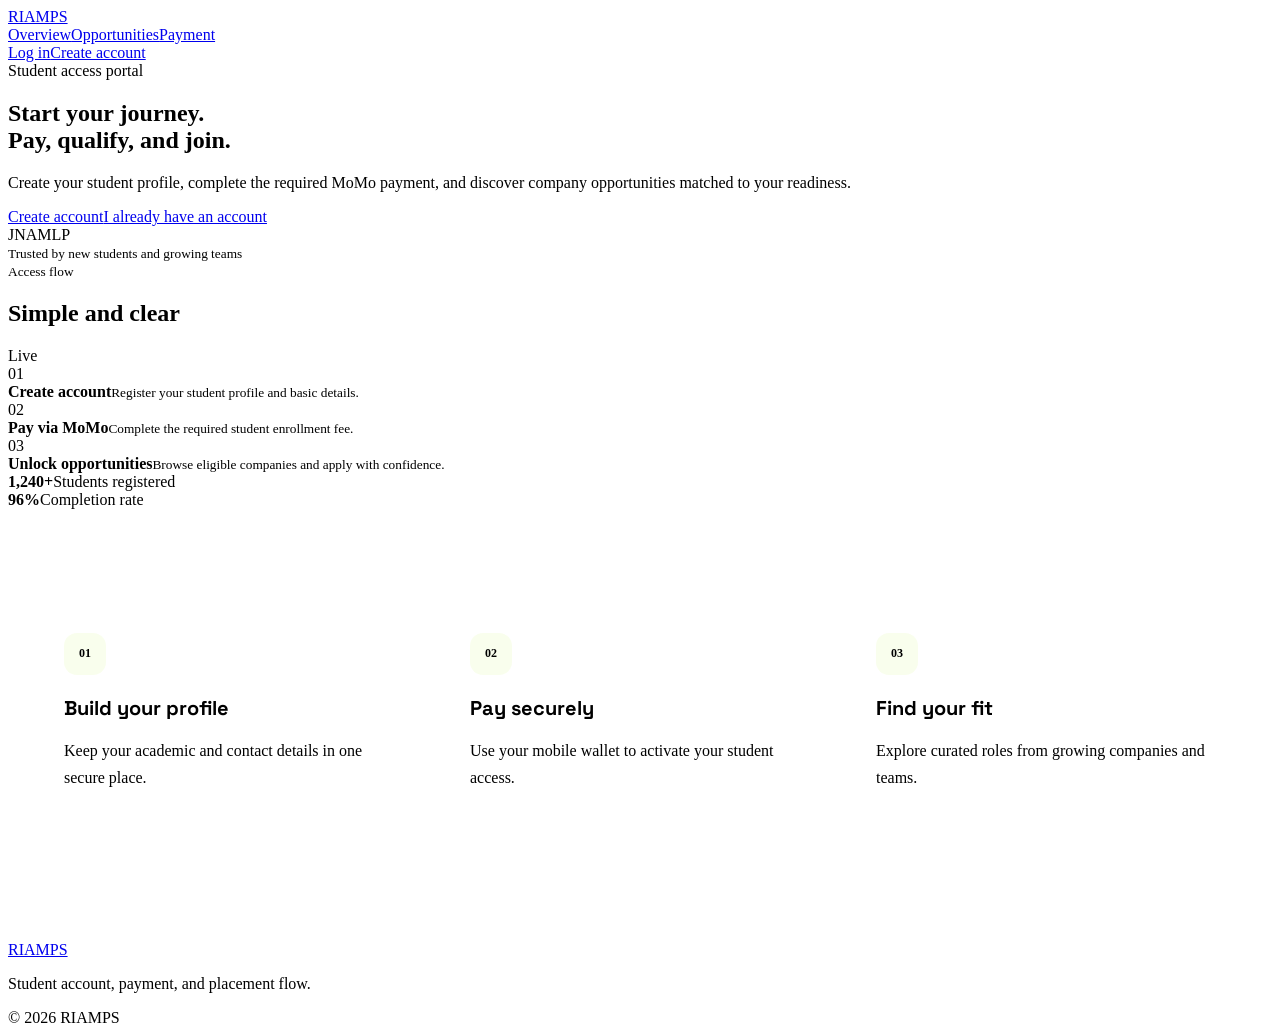
<file: index.html>
<!doctype html>
<html lang="en">
  <head>
    <meta charset="UTF-8" />
    <meta name="viewport" content="width=device-width, initial-scale=1.0" />
    <meta name="description" content="RIAMPS student access portal." />
    <meta name="theme-color" content="#091923" />
    <title>RIAMPS | Student Access Portal</title>
    <link rel="preconnect" href="https://fonts.googleapis.com" />
    <link rel="preconnect" href="https://fonts.gstatic.com" crossorigin />
    <link href="https://fonts.googleapis.com/css2?family=DM+Sans:wght@400;500;600;700&family=Space+Grotesk:wght@500;600;700&display=swap" rel="stylesheet" />
    <link rel="stylesheet" href="styles.css" />
  </head>
  <body>
    <div class="page-glow glow-one"></div><div class="page-glow glow-two"></div>
    <header class="topbar"><a href="index.html" class="brand" aria-label="RIAMPS home"><span class="brand-mark"><span></span><span></span><span></span></span><span>RIAMPS</span></a><nav class="main-nav" aria-label="Main navigation"><a class="active" href="index.html">Overview</a><a href="companies.html">Opportunities</a><a href="payment.html">Payment</a></nav><div class="nav-cta"><a class="ghost-button" href="login.html">Log in</a><a class="primary-button" href="signup.html">Create account</a></div></header>
    <main>
      <section class="hero home-hero"><div class="hero-copy"><span class="eyebrow"><span class="pulse"></span> Student access portal</span><h1>Start your journey.<br /><span>Pay, qualify, and join.</span></h1><p>Create your student profile, complete the required MoMo payment, and discover company opportunities matched to your readiness.</p><div class="hero-actions"><a class="primary-button large" href="signup.html">Create account</a><a class="secondary-button large" href="login.html">I already have an account</a></div><div class="trust-row"><div class="avatars"><span>JN</span><span>AM</span><span>LP</span></div><small>Trusted by new students and growing teams</small></div></div><div class="hero-card"><div class="card-header"><div><small>Access flow</small><h2>Simple and clear</h2></div><span class="status-pill success">Live</span></div><div class="step-list"><div class="step-item"><span class="step-num">01</span><div><strong>Create account</strong><small>Register your student profile and basic details.</small></div></div><div class="step-item"><span class="step-num">02</span><div><strong>Pay via MoMo</strong><small>Complete the required student enrollment fee.</small></div></div><div class="step-item"><span class="step-num">03</span><div><strong>Unlock opportunities</strong><small>Browse eligible companies and apply with confidence.</small></div></div></div><div class="mini-metrics"><div><strong>1,240+</strong><span>Students registered</span></div><div><strong>96%</strong><span>Completion rate</span></div></div></div></section>
      <section class="feature-strip"><article><span class="feature-icon">01</span><h3>Build your profile</h3><p>Keep your academic and contact details in one secure place.</p></article><article><span class="feature-icon">02</span><h3>Pay securely</h3><p>Use your mobile wallet to activate your student access.</p></article><article><span class="feature-icon">03</span><h3>Find your fit</h3><p>Explore curated roles from growing companies and teams.</p></article></section>
    </main>
    <footer><a href="index.html" class="brand"><span class="brand-mark"><span></span><span></span><span></span></span><span>RIAMPS</span></a><p>Student account, payment, and placement flow.</p><span>© 2026 RIAMPS</span></footer>
    <script src="app.js"></script>
  </body>
</html>
</file>
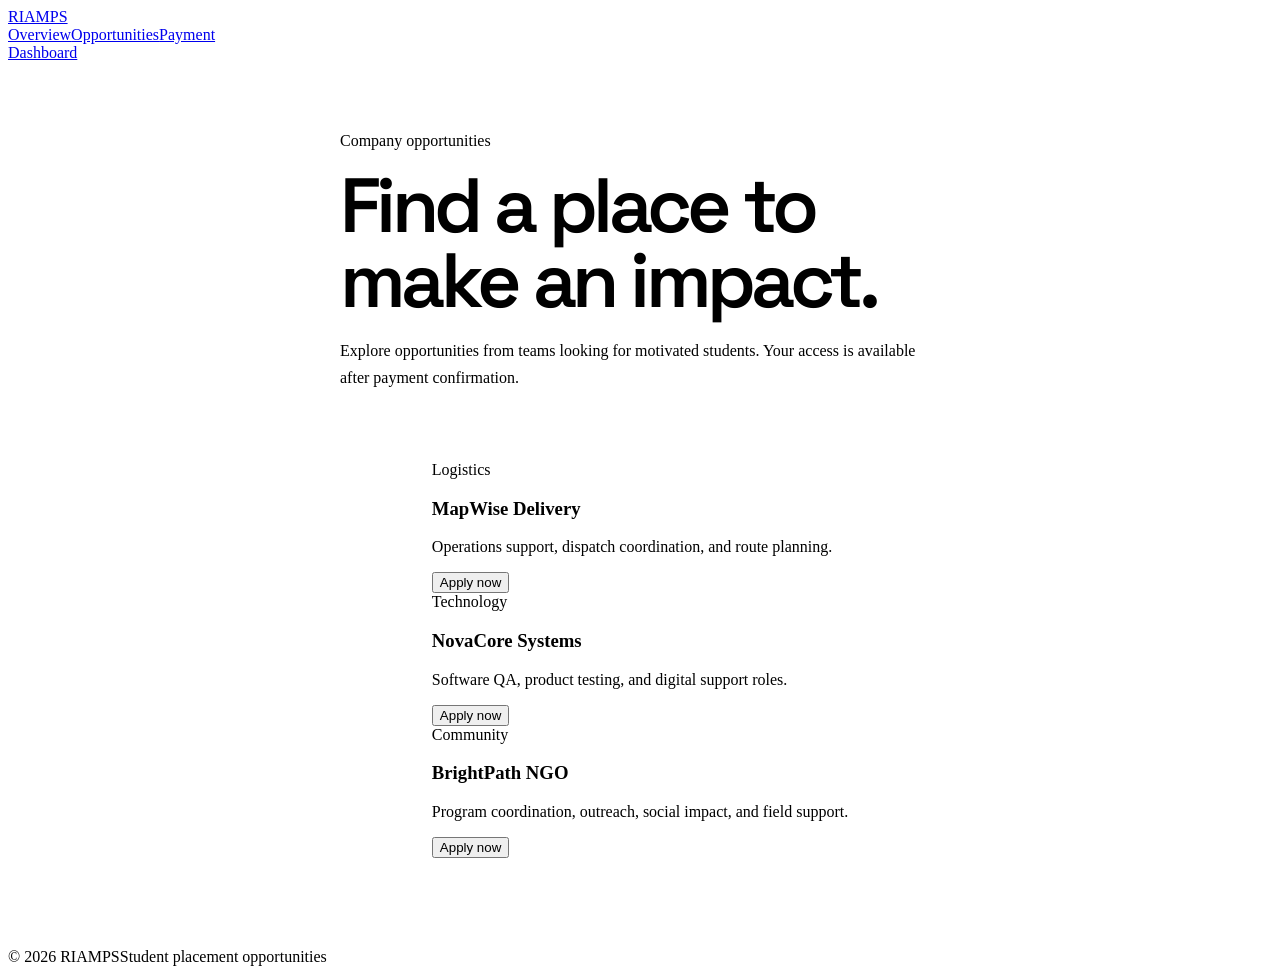
<file: companies.html>
<!doctype html>
<html lang="en"><head><meta charset="UTF-8" /><meta name="viewport" content="width=device-width, initial-scale=1.0" /><title>Opportunities | RIAMPS</title><link rel="preconnect" href="https://fonts.googleapis.com"><link rel="preconnect" href="https://fonts.gstatic.com" crossorigin><link href="https://fonts.googleapis.com/css2?family=DM+Sans:wght@400;500;600;700&family=Space+Grotesk:wght@500;600;700&display=swap" rel="stylesheet"><link rel="stylesheet" href="styles.css"></head><body><div class="page-glow glow-one"></div><header class="topbar"><a href="index.html" class="brand"><span class="brand-mark"><span></span><span></span><span></span></span><span>RIAMPS</span></a><nav class="main-nav"><a href="index.html">Overview</a><a class="active" href="companies.html">Opportunities</a><a href="payment.html">Payment</a></nav><a class="ghost-button" href="index.html">Dashboard</a></header><main class="page-main opportunities-page"><div class="section-intro"><span class="eyebrow"><span class="pulse"></span> Company opportunities</span><h1>Find a place to<br /><span>make an impact.</span></h1><p>Explore opportunities from teams looking for motivated students. Your access is available after payment confirmation.</p></div><div class="company-grid"><article class="company-card"><span class="company-tag">Logistics</span><h3>MapWise Delivery</h3><p>Operations support, dispatch coordination, and route planning.</p><button class="secondary-button small" data-apply="MapWise Delivery">Apply now</button></article><article class="company-card"><span class="company-tag">Technology</span><h3>NovaCore Systems</h3><p>Software QA, product testing, and digital support roles.</p><button class="secondary-button small" data-apply="NovaCore Systems">Apply now</button></article><article class="company-card"><span class="company-tag">Community</span><h3>BrightPath NGO</h3><p>Program coordination, outreach, social impact, and field support.</p><button class="secondary-button small" data-apply="BrightPath NGO">Apply now</button></article></div><div class="notice" id="applyNotice" role="status" aria-live="polite"></div></main><footer><span>© 2026 RIAMPS</span><span>Student placement opportunities</span></footer><script src="app.js"></script></body></html>
</file>
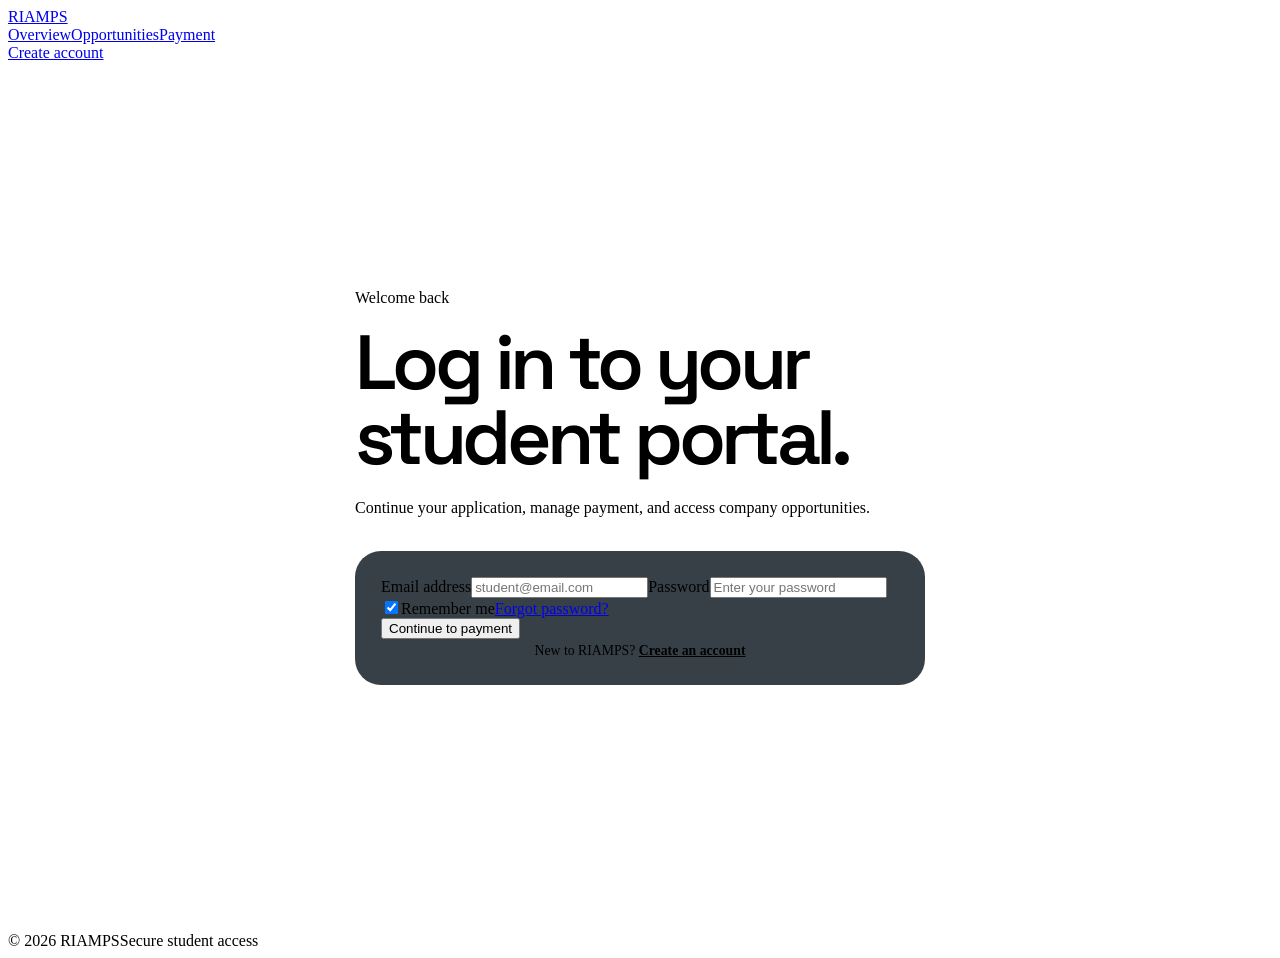
<file: login.html>
<!doctype html>
<html lang="en"><head><meta charset="UTF-8" /><meta name="viewport" content="width=device-width, initial-scale=1.0" /><title>Log in | RIAMPS</title><link rel="preconnect" href="https://fonts.googleapis.com"><link rel="preconnect" href="https://fonts.gstatic.com" crossorigin><link href="https://fonts.googleapis.com/css2?family=DM+Sans:wght@400;500;600;700&family=Space+Grotesk:wght@500;600;700&display=swap" rel="stylesheet"><link rel="stylesheet" href="styles.css"></head><body><div class="page-glow glow-one"></div><header class="topbar"><a href="index.html" class="brand"><span class="brand-mark"><span></span><span></span><span></span></span><span>RIAMPS</span></a><nav class="main-nav"><a href="index.html">Overview</a><a href="companies.html">Opportunities</a><a href="payment.html">Payment</a></nav><a class="secondary-button" href="signup.html">Create account</a></header><main class="page-main"><div class="form-page"><span class="eyebrow"><span class="pulse"></span> Welcome back</span><h1>Log in to your<br /><span>student portal.</span></h1><p>Continue your application, manage payment, and access company opportunities.</p><form class="auth-form active" data-next="payment.html"><label><span>Email address</span><input type="email" placeholder="student@email.com" required /></label><label><span>Password</span><input type="password" placeholder="Enter your password" required /></label><div class="meta-row"><label class="checkbox-wrap"><input type="checkbox" checked /><span>Remember me</span></label><a href="#">Forgot password?</a></div><button type="submit" class="primary-button full">Continue to payment</button><p class="form-switch">New to RIAMPS? <a href="signup.html">Create an account</a></p></form></div></main><footer><span>© 2026 RIAMPS</span><span>Secure student access</span></footer><script src="app.js"></script></body></html>
</file>
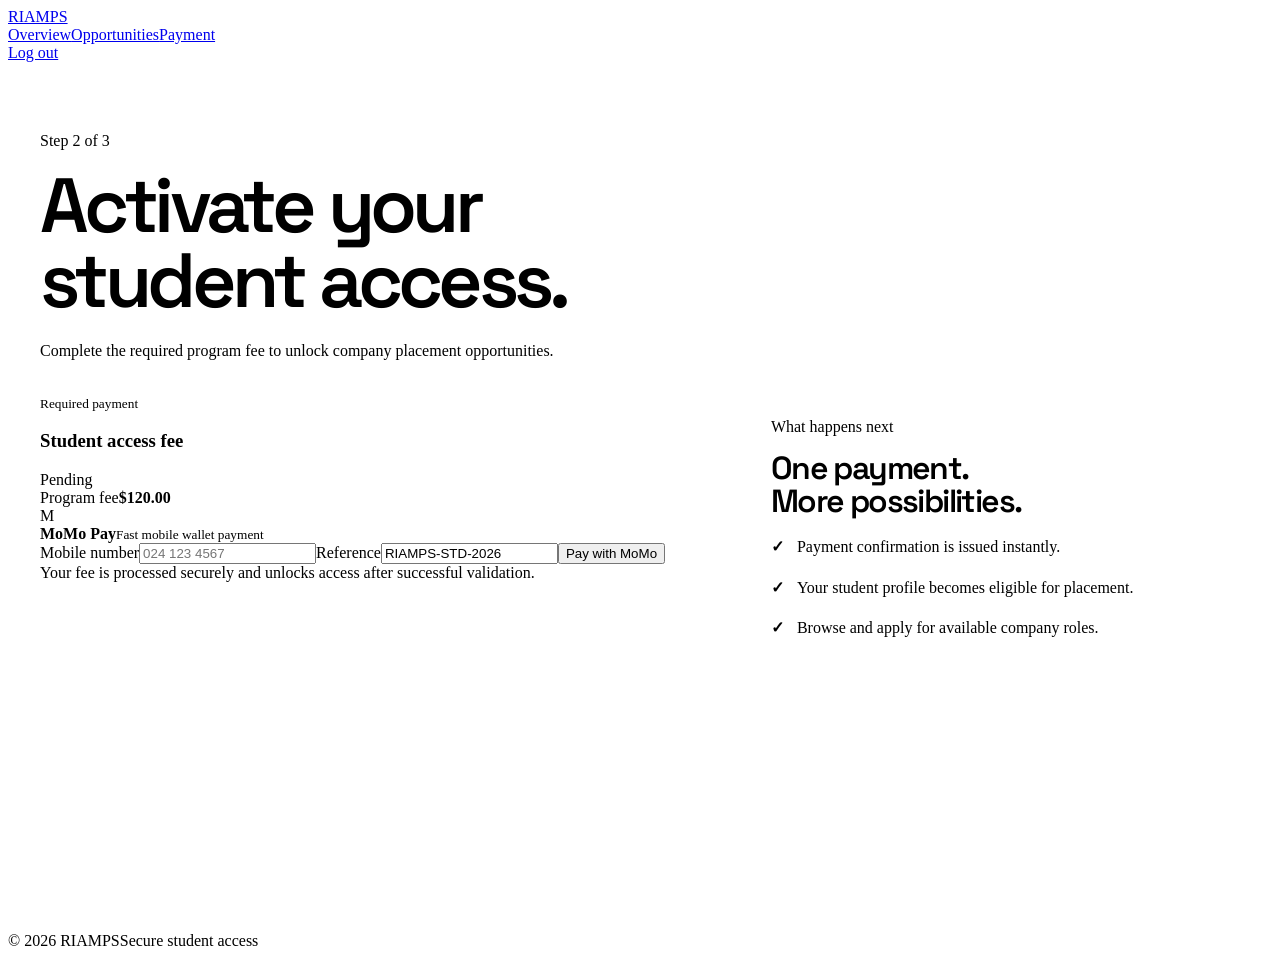
<file: payment.html>
<!doctype html>
<html lang="en"><head><meta charset="UTF-8" /><meta name="viewport" content="width=device-width, initial-scale=1.0" /><title>Payment | RIAMPS</title><link rel="preconnect" href="https://fonts.googleapis.com"><link rel="preconnect" href="https://fonts.gstatic.com" crossorigin><link href="https://fonts.googleapis.com/css2?family=DM+Sans:wght@400;500;600;700&family=Space+Grotesk:wght@500;600;700&display=swap" rel="stylesheet"><link rel="stylesheet" href="styles.css"></head><body><div class="page-glow glow-one"></div><header class="topbar"><a href="index.html" class="brand"><span class="brand-mark"><span></span><span></span><span></span></span><span>RIAMPS</span></a><nav class="main-nav"><a href="index.html">Overview</a><a href="companies.html">Opportunities</a><a class="active" href="payment.html">Payment</a></nav><a class="ghost-button" href="login.html">Log out</a></header><main class="page-main"><div class="payment-page"><span class="eyebrow"><span class="pulse"></span> Step 2 of 3</span><h1>Activate your<br /><span>student access.</span></h1><p>Complete the required program fee to unlock company placement opportunities.</p><div class="payment-layout"><section class="payment-panel"><div class="payment-header"><div><small>Required payment</small><h3>Student access fee</h3></div><span class="status-pill warning">Pending</span></div><div class="amount-box"><span>Program fee</span><strong>$120.00</strong></div><div class="payment-methods"><div class="method active"><span class="method-icon">M</span><div><strong>MoMo Pay</strong><small>Fast mobile wallet payment</small></div></div></div><form class="momo-form" id="momoForm"><label><span>Mobile number</span><input type="tel" placeholder="024 123 4567" required /></label><label><span>Reference</span><input type="text" value="RIAMPS-STD-2026" readonly /></label><button type="submit" class="primary-button full">Pay with MoMo</button></form><div class="payment-note">Your fee is processed securely and unlocks access after successful validation.</div></section><aside class="summary-card"><span class="eyebrow dark">What happens next</span><h2>One payment.<br />More possibilities.</h2><ul><li>Payment confirmation is issued instantly.</li><li>Your student profile becomes eligible for placement.</li><li>Browse and apply for available company roles.</li></ul></aside></div></div></main><footer><span>© 2026 RIAMPS</span><span>Secure student access</span></footer><script src="app.js"></script></body></html>
</file>
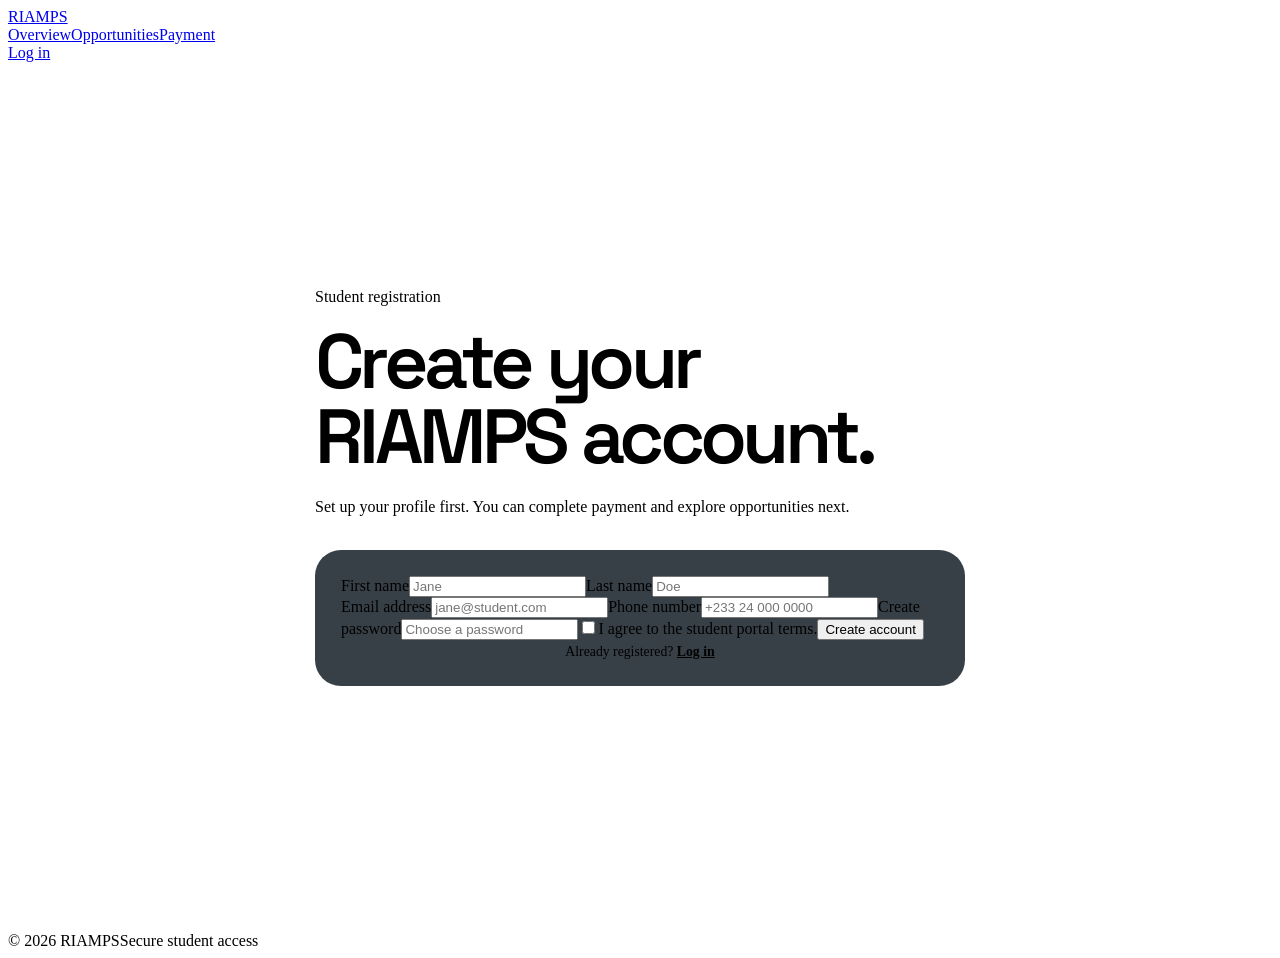
<file: signup.html>
<!doctype html>
<html lang="en"><head><meta charset="UTF-8" /><meta name="viewport" content="width=device-width, initial-scale=1.0" /><title>Create account | RIAMPS</title><link rel="preconnect" href="https://fonts.googleapis.com"><link rel="preconnect" href="https://fonts.gstatic.com" crossorigin><link href="https://fonts.googleapis.com/css2?family=DM+Sans:wght@400;500;600;700&family=Space+Grotesk:wght@500;600;700&display=swap" rel="stylesheet"><link rel="stylesheet" href="styles.css"></head><body><div class="page-glow glow-one"></div><header class="topbar"><a href="index.html" class="brand"><span class="brand-mark"><span></span><span></span><span></span></span><span>RIAMPS</span></a><nav class="main-nav"><a href="index.html">Overview</a><a href="companies.html">Opportunities</a><a href="payment.html">Payment</a></nav><a class="ghost-button" href="login.html">Log in</a></header><main class="page-main"><div class="form-page wide"><span class="eyebrow"><span class="pulse"></span> Student registration</span><h1>Create your<br /><span>RIAMPS account.</span></h1><p>Set up your profile first. You can complete payment and explore opportunities next.</p><form class="auth-form active" data-next="payment.html"><div class="two-column"><label><span>First name</span><input type="text" placeholder="Jane" required /></label><label><span>Last name</span><input type="text" placeholder="Doe" required /></label></div><label><span>Email address</span><input type="email" placeholder="jane@student.com" required /></label><label><span>Phone number</span><input type="tel" placeholder="+233 24 000 0000" required /></label><label><span>Create password</span><input type="password" minlength="8" placeholder="Choose a password" required /></label><label class="checkbox-wrap"><input type="checkbox" required /><span>I agree to the student portal terms.</span></label><button type="submit" class="primary-button full">Create account</button><p class="form-switch">Already registered? <a href="login.html">Log in</a></p></form></div></main><footer><span>© 2026 RIAMPS</span><span>Secure student access</span></footer><script src="app.js"></script></body></html>
</file>
<file: styles.css>
.feature-strip { width: min(1200px, calc(100% - 56px)); margin: 100px auto 110px; display: grid; grid-template-columns: repeat(3, 1fr); gap: 18px; position: relative; z-index: 1; }
.feature-strip article, .summary-card { border: 1px solid var(--line); border-radius: 22px; background: rgba(255,255,255,.03); padding: 24px; }
.feature-icon { display: grid; place-items: center; width: 42px; height: 42px; border-radius: 13px; color: var(--lime); background: rgba(201,243,108,.12); font-size: .75rem; font-weight: 700; }
.feature-strip h3 { margin: 20px 0 8px; font-family: 'Space Grotesk', sans-serif; font-size: 1.25rem; }
.feature-strip p, .form-page > p, .payment-page > p, .section-intro > p { color: var(--muted); line-height: 1.7; }
.page-main { width: min(1200px, calc(100% - 56px)); min-height: calc(100vh - 190px); margin: 70px auto 90px; position: relative; z-index: 1; display: grid; place-items: center; }
.form-page { width: min(100%, 570px); }
.form-page.wide { width: min(100%, 650px); }
.form-page h1, .payment-page h1, .section-intro h1 { margin: 18px 0; font: 600 clamp(3rem, 6vw, 5.5rem)/.98 'Space Grotesk', sans-serif; letter-spacing: -.06em; }
.form-page h1 span, .payment-page h1 span, .section-intro h1 span { color: var(--lime); }
.form-page > p, .payment-page > p, .section-intro > p { max-width: 600px; margin-bottom: 30px; }
.form-page .auth-form { margin-top: 28px; padding: 26px; border: 1px solid var(--line); border-radius: 26px; background: rgba(12,22,31,.82); box-shadow: var(--shadow); }
.form-switch { text-align: center; color: var(--muted); font-size: .86rem; margin: 4px 0 0; }
.form-switch a { color: var(--lime); font-weight: 700; }
.payment-page, .opportunities-page { width: 100%; align-self: start; }
.payment-layout { display: grid; grid-template-columns: minmax(0, 1fr) minmax(280px, .72fr); gap: 22px; align-items: start; }
.summary-card h2 { margin: 16px 0; font: 600 2rem/1.05 'Space Grotesk', sans-serif; letter-spacing: -.05em; }
.summary-card ul { margin: 0; padding: 0; list-style: none; display: grid; gap: 16px; color: var(--muted); line-height: 1.55; }
.summary-card li { padding-left: 26px; position: relative; }
.summary-card li::before { content: '✓'; position: absolute; left: 0; color: var(--lime); font-weight: 700; }
.opportunities-page .section-intro { margin-bottom: 40px; }
.opportunities-page .company-grid { margin-top: 0; }
.notice { display: none; margin-top: 24px; padding: 16px 18px; border: 1px solid rgba(141,220,117,.3); border-radius: 14px; color: #d2ffb9; background: rgba(141,220,117,.1); }
.notice.visible { display: block; }
footer a { flex-shrink: 0; }
@media (max-width: 800px) { .feature-strip, .payment-layout { grid-template-columns: 1fr; } .feature-strip { margin-top: 70px; margin-bottom: 70px; } }
@media (max-width: 620px) { .feature-strip, .page-main { width: calc(100% - 32px); } .page-main { margin-top: 50px; } .form-page .auth-form { padding: 20px; } }
</file>
